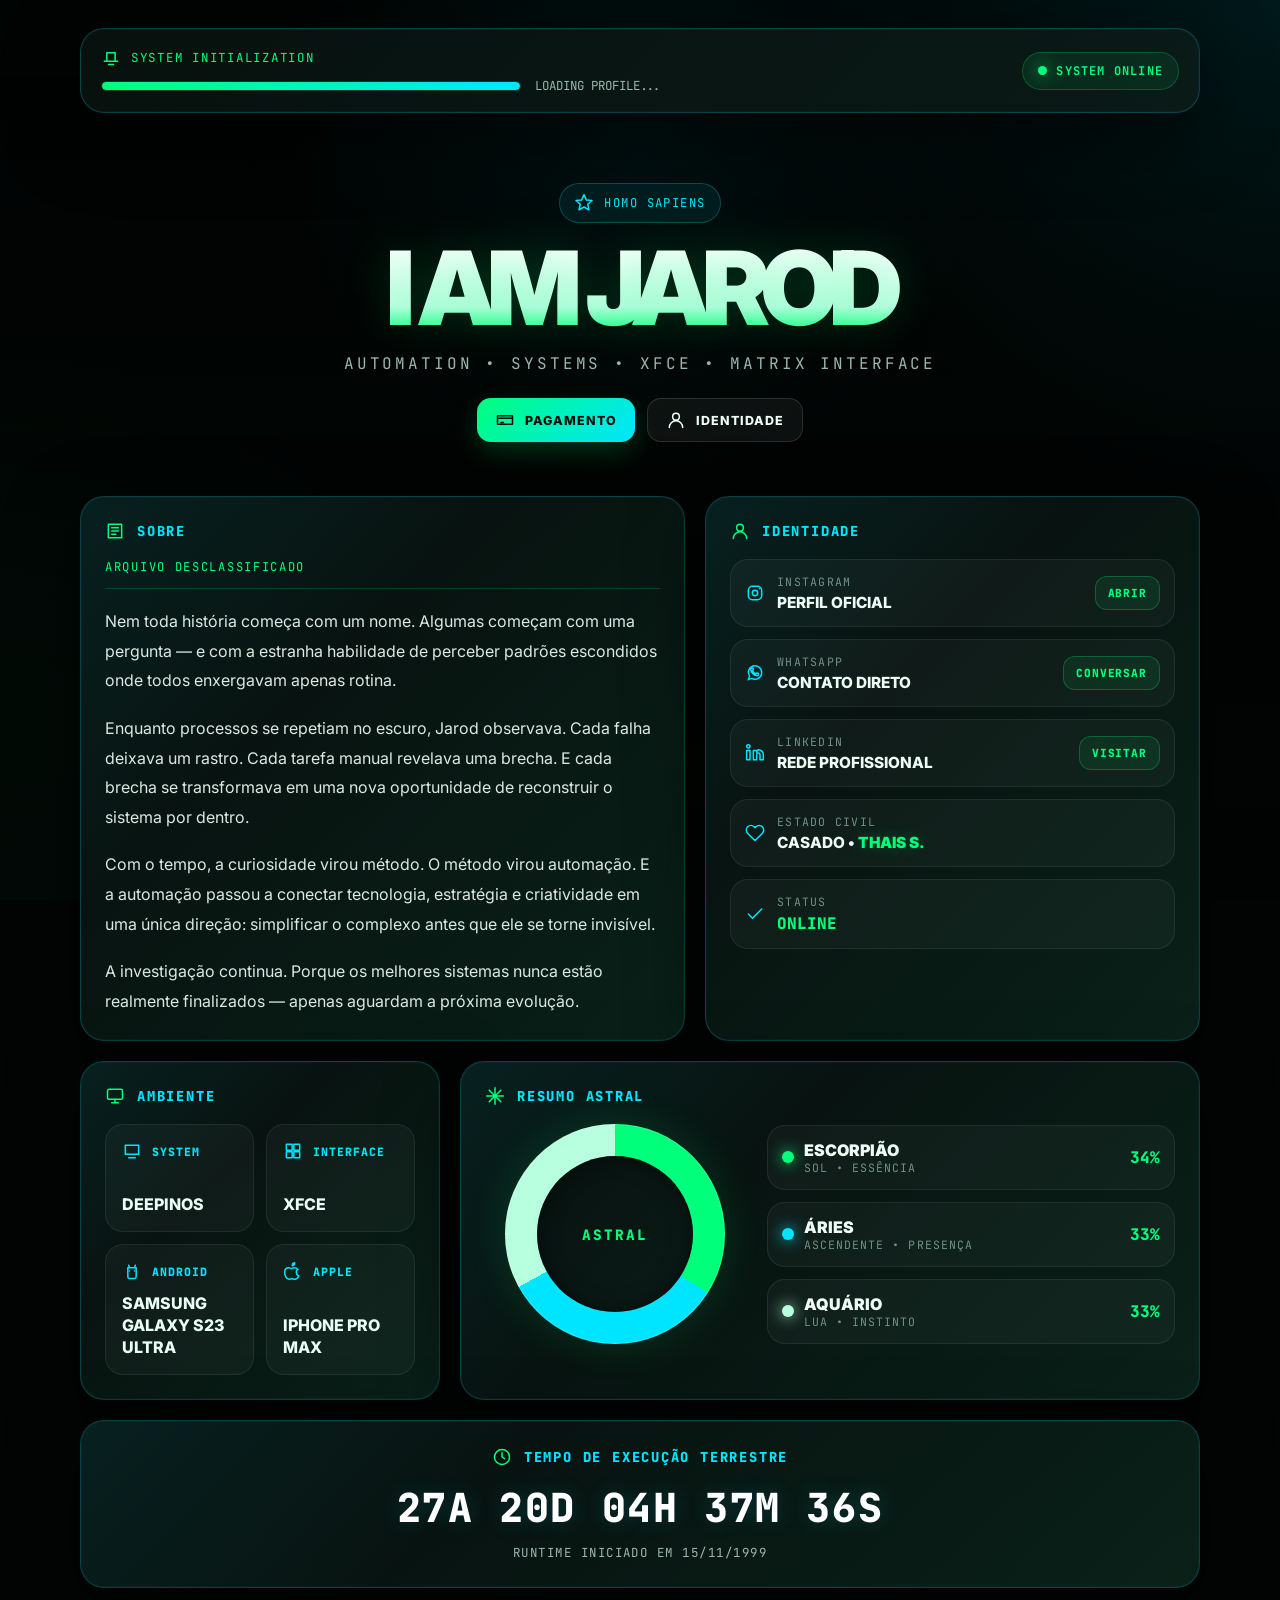
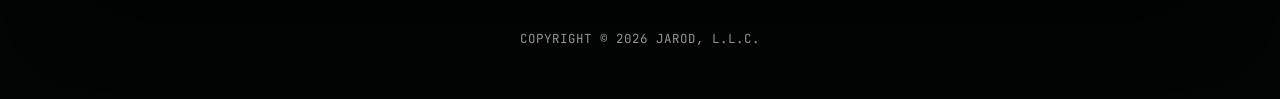
<file: index.html>
<!DOCTYPE html>
<html lang="pt-BR">
<head>
<meta charset="UTF-8" />
<meta name="viewport" content="width=device-width, initial-scale=1.0" />
<title>I Am Jarod</title>
<link rel="preconnect" href="https://fonts.googleapis.com">
<link rel="preconnect" href="https://fonts.gstatic.com" crossorigin>
<link href="https://fonts.googleapis.com/css2?family=Inter:wght@400;500;600;700;800;900&family=JetBrains+Mono:wght@400;500;600;700&display=swap" rel="stylesheet">
<style>
:root{
  --bg:#020504;
  --surface:#07120f;
  --surface-2:#0b1b17;
  --surface-3:#0e241f;
  --cyan:#00e5ff;
  --green:#00ff7a;
  --green-soft:#54ffad;
  --white:#eefcf6;
  --muted:#9ab7ad;
  --muted-2:#6f9185;
  --line:rgba(0,229,255,.22);
  --line-green:rgba(0,255,122,.22);
  --shadow:0 22px 70px rgba(0,0,0,.55);
  --radius:24px;
  --mono:'JetBrains Mono',monospace;
  --sans:'Inter',system-ui,-apple-system,BlinkMacSystemFont,'Segoe UI',sans-serif;
}
*{box-sizing:border-box;margin:0;padding:0}
html{scroll-behavior:smooth}
body{
  min-height:100vh;
  background:var(--bg);
  color:var(--white);
  font-family:var(--sans);
  overflow-x:hidden;
}
#matrixCanvas{
  position:fixed;
  inset:0;
  width:100%;
  height:100%;
  z-index:0;
  background:radial-gradient(circle at 50% 15%,rgba(0,229,255,.08),transparent 35%),#010403;
}
.bg-overlay{
  position:fixed;
  inset:0;
  z-index:1;
  pointer-events:none;
  background:
    linear-gradient(180deg,rgba(2,5,4,.20),rgba(2,5,4,.82)),
    radial-gradient(circle at top right,rgba(0,229,255,.12),transparent 32%),
    radial-gradient(circle at bottom left,rgba(0,255,122,.10),transparent 35%);
}
.page{
  position:relative;
  z-index:2;
  width:min(1120px,calc(100% - 32px));
  margin:0 auto;
  padding:28px 0 34px;
}
.top-panel{
  border:1px solid var(--line);
  background:linear-gradient(135deg,rgba(7,18,15,.96),rgba(11,27,23,.94));
  border-radius:var(--radius);
  box-shadow:var(--shadow), inset 0 0 0 1px rgba(255,255,255,.025);
  padding:18px 20px;
  display:grid;
  grid-template-columns:1fr auto;
  gap:18px;
  align-items:center;
  margin-bottom:28px;
}
.boot-title{
  display:flex;
  gap:10px;
  align-items:center;
  font-family:var(--mono);
  font-size:.78rem;
  letter-spacing:.14em;
  color:var(--green);
  text-transform:uppercase;
  margin-bottom:10px;
}
.icon{width:20px;height:20px;display:inline-flex;flex:0 0 auto;color:currentColor}
.icon svg{width:100%;height:100%;fill:none;stroke:currentColor;stroke-width:1.8;stroke-linecap:round;stroke-linejoin:round}
.boot-row{display:flex;align-items:center;gap:14px;flex-wrap:wrap}
.progress{
  width:min(420px,100%);
  height:10px;
  background:#03100c;
  border:1px solid rgba(0,255,122,.18);
  border-radius:999px;
  overflow:hidden;
}
.progress span{
  display:block;
  height:100%;
  width:0%;
  border-radius:999px;
  background:linear-gradient(90deg,var(--green),var(--cyan));
  box-shadow:0 0 18px rgba(0,255,122,.55);
  animation:boot 2.8s ease forwards;
}
.boot-text{font-family:var(--mono);font-size:.78rem;color:var(--muted)}
.status-pill{
  display:flex;
  gap:9px;
  align-items:center;
  justify-content:center;
  color:var(--green);
  background:rgba(0,255,122,.08);
  border:1px solid rgba(0,255,122,.22);
  border-radius:999px;
  padding:10px 15px;
  font-family:var(--mono);
  font-size:.75rem;
  font-weight:700;
  letter-spacing:.10em;
  white-space:nowrap;
}
.pulse{width:9px;height:9px;border-radius:999px;background:var(--green);box-shadow:0 0 18px var(--green);animation:pulse 1.4s infinite}
.hero{
  text-align:center;
  padding:42px 18px 36px;
}
.hero-kicker{
  display:inline-flex;
  align-items:center;
  gap:10px;
  color:var(--cyan);
  border:1px solid rgba(0,229,255,.24);
  background:rgba(0,229,255,.07);
  border-radius:999px;
  padding:9px 14px;
  font-family:var(--mono);
  font-size:.76rem;
  letter-spacing:.12em;
  text-transform:uppercase;
  margin-bottom:18px;
}
h1{
  font-size:clamp(3rem,8vw,7.5rem);
  line-height:.92;
  letter-spacing:-.08em;
  font-weight:900;
  text-transform:uppercase;
  background:linear-gradient(180deg,#fff,#bdfde2 70%,var(--green));
  -webkit-background-clip:text;
  background-clip:text;
  color:transparent;
  text-shadow:0 0 46px rgba(0,255,122,.18);
}
.hero-subtitle{
  margin-top:18px;
  color:var(--muted);
  font-family:var(--mono);
  font-size:clamp(.82rem,2vw,1rem);
  letter-spacing:.18em;
  text-transform:uppercase;
}
.hero-actions{margin-top:24px;display:flex;justify-content:center;gap:12px;flex-wrap:wrap}
.btn{
  appearance:none;
  border:0;
  text-decoration:none;
  cursor:pointer;
  display:inline-flex;
  align-items:center;
  justify-content:center;
  gap:10px;
  min-height:44px;
  padding:0 18px;
  border-radius:14px;
  font-weight:800;
  font-size:.78rem;
  letter-spacing:.08em;
  text-transform:uppercase;
  color:#00130b;
  background:linear-gradient(135deg,var(--green),var(--cyan));
  box-shadow:0 10px 26px rgba(0,255,122,.18);
  transition:.22s ease;
}
.btn:hover{transform:translateY(-2px);box-shadow:0 16px 32px rgba(0,255,122,.28)}
.btn.secondary{
  color:var(--white);
  background:rgba(255,255,255,.05);
  border:1px solid rgba(255,255,255,.12);
  box-shadow:none;
}
.grid{
  display:grid;
  grid-template-columns:1.1fr .9fr;
  gap:20px;
  margin-top:18px;
}
.grid.three{grid-template-columns:repeat(3,1fr)}
.card{
  position:relative;
  border:1px solid var(--line);
  background:linear-gradient(145deg,rgba(7,18,15,.97),rgba(10,24,21,.95));
  border-radius:var(--radius);
  padding:24px;
  box-shadow:var(--shadow), inset 0 0 0 1px rgba(255,255,255,.025);
  overflow:hidden;
}
.card::before{
  content:'';
  position:absolute;
  inset:0;
  pointer-events:none;
  background:linear-gradient(135deg,rgba(0,229,255,.07),transparent 36%,rgba(0,255,122,.045));
}
.card > *{position:relative;z-index:1}
.card-title{
  display:flex;
  align-items:center;
  gap:12px;
  font-family:var(--mono);
  color:var(--cyan);
  font-weight:800;
  letter-spacing:.13em;
  text-transform:uppercase;
  font-size:.86rem;
  margin-bottom:18px;
}
.card-title .icon{color:var(--green)}
.story-label{
  color:var(--green);
  font-family:var(--mono);
  font-size:.76rem;
  letter-spacing:.14em;
  text-transform:uppercase;
  padding-bottom:13px;
  border-bottom:1px solid rgba(0,255,122,.18);
  margin-bottom:18px;
}
.story p{
  color:#dce9e3;
  font-size:1rem;
  line-height:1.85;
  margin-bottom:18px;
  text-align:left;
}
.story p:last-child{margin-bottom:0}
.info-list{display:grid;gap:12px}
.info-item{
  display:grid;
  grid-template-columns:auto 1fr auto;
  align-items:center;
  gap:12px;
  padding:14px;
  border-radius:18px;
  background:rgba(255,255,255,.035);
  border:1px solid rgba(255,255,255,.075);
}
.info-item .icon{color:var(--cyan)}
.info-label{
  color:var(--muted-2);
  font-family:var(--mono);
  font-size:.72rem;
  text-transform:uppercase;
  letter-spacing:.11em;
  margin-bottom:4px;
}
.info-value{font-weight:800;color:var(--white);font-size:.96rem;text-transform:uppercase}
.mini-btn{
  text-decoration:none;
  color:var(--green);
  border:1px solid rgba(0,255,122,.25);
  background:rgba(0,255,122,.08);
  border-radius:12px;
  padding:9px 12px;
  font-family:var(--mono);
  font-size:.70rem;
  font-weight:800;
  letter-spacing:.08em;
  text-transform:uppercase;
  transition:.22s ease;
  white-space:nowrap;
}
.mini-btn:hover{background:var(--green);color:#00130b;transform:translateY(-1px)}
.thais{color:var(--green);font-weight:900;text-shadow:0 0 16px rgba(0,255,122,.28)}
.status-online{color:var(--green);font-weight:900;font-family:var(--mono)}
.device-grid{display:grid;grid-template-columns:1fr 1fr;gap:12px}
.device{
  border-radius:18px;
  padding:16px;
  background:rgba(255,255,255,.035);
  border:1px solid rgba(255,255,255,.075);
  min-height:108px;
  display:flex;
  flex-direction:column;
  gap:12px;
  justify-content:space-between;
}
.device-top{display:flex;align-items:center;gap:10px;color:var(--cyan);font-family:var(--mono);font-size:.72rem;font-weight:800;letter-spacing:.09em;text-transform:uppercase}
.device-value{font-size:1rem;font-weight:800;line-height:1.35;text-transform:uppercase;color:#e9fff5}
.astro-layout{display:grid;grid-template-columns:260px 1fr;gap:22px;align-items:center}
.chart-wrap{display:grid;place-items:center}
.pie{
  width:220px;height:220px;border-radius:50%;
  background:conic-gradient(var(--green) 0 34%, var(--cyan) 34% 67%, #b7ffdf 67% 100%);
  position:relative;
  box-shadow:0 0 42px rgba(0,255,122,.14), inset 0 0 0 1px rgba(255,255,255,.16);
}
.pie::after{
  content:'ASTRAL';
  position:absolute;
  inset:32px;
  border-radius:50%;
  display:grid;place-items:center;
  background:linear-gradient(135deg,#07120f,#0b1b17);
  color:var(--green);
  font-family:var(--mono);
  font-weight:900;
  font-size:.9rem;
  letter-spacing:.14em;
  box-shadow:inset 0 0 20px rgba(0,0,0,.5);
}
.legend{display:grid;gap:12px}
.legend-item{
  display:flex;
  align-items:center;
  justify-content:space-between;
  gap:14px;
  padding:14px;
  border-radius:18px;
  background:rgba(255,255,255,.035);
  border:1px solid rgba(255,255,255,.075);
}
.legend-left{display:flex;align-items:center;gap:10px}
.dot{width:12px;height:12px;border-radius:50%;background:var(--green);box-shadow:0 0 15px currentColor;color:var(--green)}
.dot.cyan{background:var(--cyan);color:var(--cyan)}
.dot.white{background:#b7ffdf;color:#b7ffdf}
.legend-name{font-weight:900;text-transform:uppercase}
.legend-role{font-family:var(--mono);font-size:.72rem;color:var(--muted-2);text-transform:uppercase;letter-spacing:.09em}
.legend-percent{font-family:var(--mono);font-weight:900;color:var(--green)}
.runtime{text-align:center;padding:26px}
.clock{
  font-family:var(--mono);
  font-size:clamp(1.25rem,4vw,2.5rem);
  color:#fff;
  font-weight:900;
  letter-spacing:.04em;
  text-shadow:0 0 22px rgba(0,229,255,.18);
}
.clock-label{margin-top:10px;color:var(--muted);font-family:var(--mono);font-size:.78rem;text-transform:uppercase;letter-spacing:.12em}
.footer{
  margin:24px auto 0;
  text-align:center;
  color:rgba(220,233,227,.72);
  font-family:var(--mono);
  font-size:.78rem;
  letter-spacing:.08em;
  text-transform:uppercase;
  padding:18px 12px;
}
@keyframes boot{0%{width:7%}35%{width:46%}65%{width:82%}100%{width:100%}}
@keyframes pulse{0%,100%{opacity:1;transform:scale(1)}50%{opacity:.45;transform:scale(.82)}}
@media(max-width:900px){.grid,.grid.three,.astro-layout{grid-template-columns:1fr}.top-panel{grid-template-columns:1fr}.status-pill{width:max-content}.pie{width:190px;height:190px}.device-grid{grid-template-columns:1fr}}
@media(max-width:560px){.page{width:min(100% - 22px,1120px);padding-top:14px}.card{padding:18px;border-radius:20px}.top-panel{border-radius:20px}.info-item{grid-template-columns:auto 1fr}.mini-btn{grid-column:2}.hero{padding:30px 10px 26px}}
</style>
</head>
<body>
<canvas id="matrixCanvas"></canvas>
<div class="bg-overlay"></div>
<div class="page">
  <section class="top-panel">
    <div>
      <div class="boot-title">
        <span class="icon"><svg viewBox="0 0 24 24"><path d="M4 17h16M7 17V7h10v10M9 21h6"/></svg></span>
        SYSTEM INITIALIZATION
      </div>
      <div class="boot-row">
        <div class="progress"><span></span></div>
        <div class="boot-text" id="bootText">LOADING INTERFACE...</div>
      </div>
    </div>
    <div class="status-pill"><span class="pulse"></span> SYSTEM ONLINE</div>
  </section>

  <header class="hero">
    <div class="hero-kicker"><span class="icon"><svg viewBox="0 0 24 24"><path d="M12 2l2.8 6.3 6.8.7-5.1 4.5 1.5 6.7L12 16.8 6 20.2l1.5-6.7L2.4 9l6.8-.7L12 2z"/></svg></span>HOMO SAPIENS</div>
    <h1>I Am Jarod</h1>
    <div class="hero-subtitle">Automation • Systems • XFCE • Matrix Interface</div>
    <div class="hero-actions">
      <a class="btn" href="https://jarod.com.br/pay" target="_blank"><span class="icon"><svg viewBox="0 0 24 24"><path d="M3 7h18v10H3zM3 10h18M7 15h3"/></svg></span>PAGAMENTO</a>
      <a class="btn secondary" href="#identidade"><span class="icon"><svg viewBox="0 0 24 24"><path d="M12 12a4 4 0 1 0 0-8 4 4 0 0 0 0 8zM4 21a8 8 0 0 1 16 0"/></svg></span>IDENTIDADE</a>
    </div>
  </header>

  <main>
    <section class="grid">
      <article class="card story">
        <div class="card-title"><span class="icon"><svg viewBox="0 0 24 24"><path d="M4 4h16v16H4zM8 8h8M8 12h8M8 16h5"/></svg></span>SOBRE</div>
        <div class="story-label">ARQUIVO DESCLASSIFICADO</div>
        <p>Nem toda história começa com um nome. Algumas começam com uma pergunta — e com a estranha habilidade de perceber padrões escondidos onde todos enxergavam apenas rotina.</p>
        <p>Enquanto processos se repetiam no escuro, Jarod observava. Cada falha deixava um rastro. Cada tarefa manual revelava uma brecha. E cada brecha se transformava em uma nova oportunidade de reconstruir o sistema por dentro.</p>
        <p>Com o tempo, a curiosidade virou método. O método virou automação. E a automação passou a conectar tecnologia, estratégia e criatividade em uma única direção: simplificar o complexo antes que ele se torne invisível.</p>
        <p>A investigação continua. Porque os melhores sistemas nunca estão realmente finalizados — apenas aguardam a próxima evolução.</p>
      </article>

      <aside class="card" id="identidade">
        <div class="card-title"><span class="icon"><svg viewBox="0 0 24 24"><path d="M12 12a4 4 0 1 0 0-8 4 4 0 0 0 0 8zM4 21a8 8 0 0 1 16 0"/></svg></span>IDENTIDADE</div>
        <div class="info-list">
          <div class="info-item">
            <span class="icon"><svg viewBox="0 0 24 24"><rect x="4" y="4" width="16" height="16" rx="5"/><circle cx="12" cy="12" r="3.2"/><path d="M17.5 6.5h.01"/></svg></span>
            <div><div class="info-label">Instagram</div><div class="info-value">Perfil oficial</div></div>
            <a class="mini-btn" href="https://instagram.com/jarodofc" target="_blank">Abrir</a>
          </div>
          <div class="info-item">
            <span class="icon"><svg viewBox="0 0 24 24"><path d="M20 11.5a8 8 0 0 1-11.9 7L4 20l1.5-4A8 8 0 1 1 20 11.5z"/><path d="M9 9c.5 2 2 3.5 4 4l1.4-1.1 1.8.7-.4 2c-.1.5-.6.9-1.1.8-4-.7-7.3-4-8.1-8 0-.5.3-1 .8-1.1l2-.4.7 1.8L9 9z"/></svg></span>
            <div><div class="info-label">WhatsApp</div><div class="info-value">Contato direto</div></div>
            <a class="mini-btn" href="https://wa.me/5531999635303" target="_blank">Conversar</a>
          </div>
          <div class="info-item">
            <span class="icon"><svg viewBox="0 0 24 24"><path d="M16 8a6 6 0 0 1 6 6v6h-4v-6a2 2 0 0 0-4 0v6h-4V9h4v2a4 4 0 0 1 2-3zM2 9h4v11H2zM4 6a2 2 0 1 0 0-4 2 2 0 0 0 0 4z"/></svg></span>
            <div><div class="info-label">LinkedIn</div><div class="info-value">Rede profissional</div></div>
            <a class="mini-btn" href="https://www.linkedin.com/in/jarod-m-m-jr-5581b4287/" target="_blank">Visitar</a>
          </div>
          <div class="info-item">
            <span class="icon"><svg viewBox="0 0 24 24"><path d="M20.8 4.6a5.5 5.5 0 0 0-7.8 0L12 5.6l-1-1a5.5 5.5 0 0 0-7.8 7.8l1 1L12 21l7.8-7.6 1-1a5.5 5.5 0 0 0 0-7.8z"/></svg></span>
            <div><div class="info-label">Estado civil</div><div class="info-value">Casado • <span class="thais">Thais S.</span></div></div>
          </div>
          <div class="info-item">
            <span class="icon"><svg viewBox="0 0 24 24"><path d="M20 6 9 17l-5-5"/></svg></span>
            <div><div class="info-label">Status</div><div class="status-online">ONLINE</div></div>
          </div>
        </div>
      </aside>
    </section>

    <section class="grid three" style="margin-top:20px;">
      <article class="card">
        <div class="card-title"><span class="icon"><svg viewBox="0 0 24 24"><rect x="3" y="4" width="18" height="12" rx="2"/><path d="M8 20h8M12 16v4"/></svg></span>AMBIENTE</div>
        <div class="device-grid">
          <div class="device"><div class="device-top"><span class="icon"><svg viewBox="0 0 24 24"><path d="M4 5h16v11H4zM8 20h8"/></svg></span>SYSTEM</div><div class="device-value">DeepinOS</div></div>
          <div class="device"><div class="device-top"><span class="icon"><svg viewBox="0 0 24 24"><path d="M4 4h7v7H4zM13 4h7v7h-7zM4 13h7v7H4zM13 13h7v7h-7z"/></svg></span>INTERFACE</div><div class="device-value">XFCE</div></div>
          <div class="device"><div class="device-top"><span class="icon"><svg viewBox="0 0 24 24"><path d="M7 8h10v11a2 2 0 0 1-2 2H9a2 2 0 0 1-2-2zM9 8 8 5M15 8l1-3M9 12h.01M15 12h.01"/></svg></span>ANDROID</div><div class="device-value">Samsung Galaxy S23 Ultra</div></div>
          <div class="device"><div class="device-top"><span class="icon"><svg viewBox="0 0 24 24"><path d="M16 13c0 4 3 5 3 5s-2 4-5 4c-1.5 0-2-.8-3.4-.8-1.3 0-2 .8-3.4.8C4 22 2 17 2 13.5 2 10 4.2 8 6.8 8c1.5 0 2.4.9 3.4.9S12 8 13.8 8c.8 0 2.7.2 4.2 2.1-1 .6-2 1.5-2 2.9zM14 2c.2 1.6-.8 3.3-2.7 3.8C11 4.1 12.1 2.4 14 2z"/></svg></span>APPLE</div><div class="device-value">iPhone Pro Max</div></div>
        </div>
      </article>

      <article class="card" style="grid-column:span 2;">
        <div class="card-title"><span class="icon"><svg viewBox="0 0 24 24"><path d="M12 2v20M2 12h20M5 5l14 14M19 5 5 19"/></svg></span>RESUMO ASTRAL</div>
        <div class="astro-layout">
          <div class="chart-wrap"><div class="pie"></div></div>
          <div class="legend">
            <div class="legend-item"><div class="legend-left"><span class="dot"></span><div><div class="legend-name">Escorpião</div><div class="legend-role">Sol • Essência</div></div></div><div class="legend-percent">34%</div></div>
            <div class="legend-item"><div class="legend-left"><span class="dot cyan"></span><div><div class="legend-name">Áries</div><div class="legend-role">Ascendente • Presença</div></div></div><div class="legend-percent">33%</div></div>
            <div class="legend-item"><div class="legend-left"><span class="dot white"></span><div><div class="legend-name">Aquário</div><div class="legend-role">Lua • Instinto</div></div></div><div class="legend-percent">33%</div></div>
          </div>
        </div>
      </article>
    </section>

    <section class="card runtime" style="margin-top:20px;">
      <div class="card-title" style="justify-content:center;margin-bottom:14px;"><span class="icon"><svg viewBox="0 0 24 24"><circle cx="12" cy="12" r="9"/><path d="M12 7v5l3 2"/></svg></span>TEMPO DE EXECUÇÃO TERRESTRE</div>
      <div class="clock" id="lifeClock">CALCULANDO...</div>
      <div class="clock-label">Runtime iniciado em 15/11/1999</div>
    </section>
  </main>

  <footer class="footer">Copyright © 2026 JAROD, L.L.C.</footer>
</div>
<script>
const canvas=document.getElementById('matrixCanvas');
const ctx=canvas.getContext('2d');
let width,height,columns,drops,fontSize=17;
const chars='アイウエオカキクケコサシスセソタチツテトナニヌネノハヒフヘホマミムメモヤユヨラリルレロワ0123456789JARODXFCE';
function resize(){width=canvas.width=window.innerWidth;height=canvas.height=window.innerHeight;columns=Math.floor(width/fontSize);drops=Array(columns).fill(1)}
function draw(){ctx.fillStyle='rgba(1,4,3,0.10)';ctx.fillRect(0,0,width,height);ctx.font=fontSize+'px JetBrains Mono, monospace';for(let i=0;i<drops.length;i++){const text=chars[Math.floor(Math.random()*chars.length)];ctx.fillStyle=Math.random()>.975?'rgba(0,229,255,.95)':'rgba(0,255,122,.68)';ctx.fillText(text,i*fontSize,drops[i]*fontSize);if(drops[i]*fontSize>height&&Math.random()>.985)drops[i]=0;drops[i]++}}
resize();setInterval(draw,45);window.addEventListener('resize',resize);
const bootTexts=['LOADING KERNEL...','LOADING PROFILE...','LOADING INTERFACE XFCE...','AUTHENTICATING...','SYSTEM ONLINE'];
let bootIndex=0;setInterval(()=>{bootIndex=(bootIndex+1)%bootTexts.length;document.getElementById('bootText').textContent=bootTexts[bootIndex]},900);
function updateLifeClock(){const birth=new Date('1999-11-15T00:00:00');const now=new Date();const diff=now-birth;const seconds=Math.floor(diff/1000);const minutes=Math.floor(seconds/60);const hours=Math.floor(minutes/60);const days=Math.floor(hours/24);const years=Math.floor(days/365.25);const dayR=Math.floor(days%365.25);const h=hours%24;const m=minutes%60;const s=seconds%60;document.getElementById('lifeClock').textContent=`${years}A ${dayR}D ${String(h).padStart(2,'0')}H ${String(m).padStart(2,'0')}M ${String(s).padStart(2,'0')}S`}
setInterval(updateLifeClock,1000);updateLifeClock();
document.addEventListener('contextmenu',e=>e.preventDefault());
</script>
</body>
</html>
</file>
